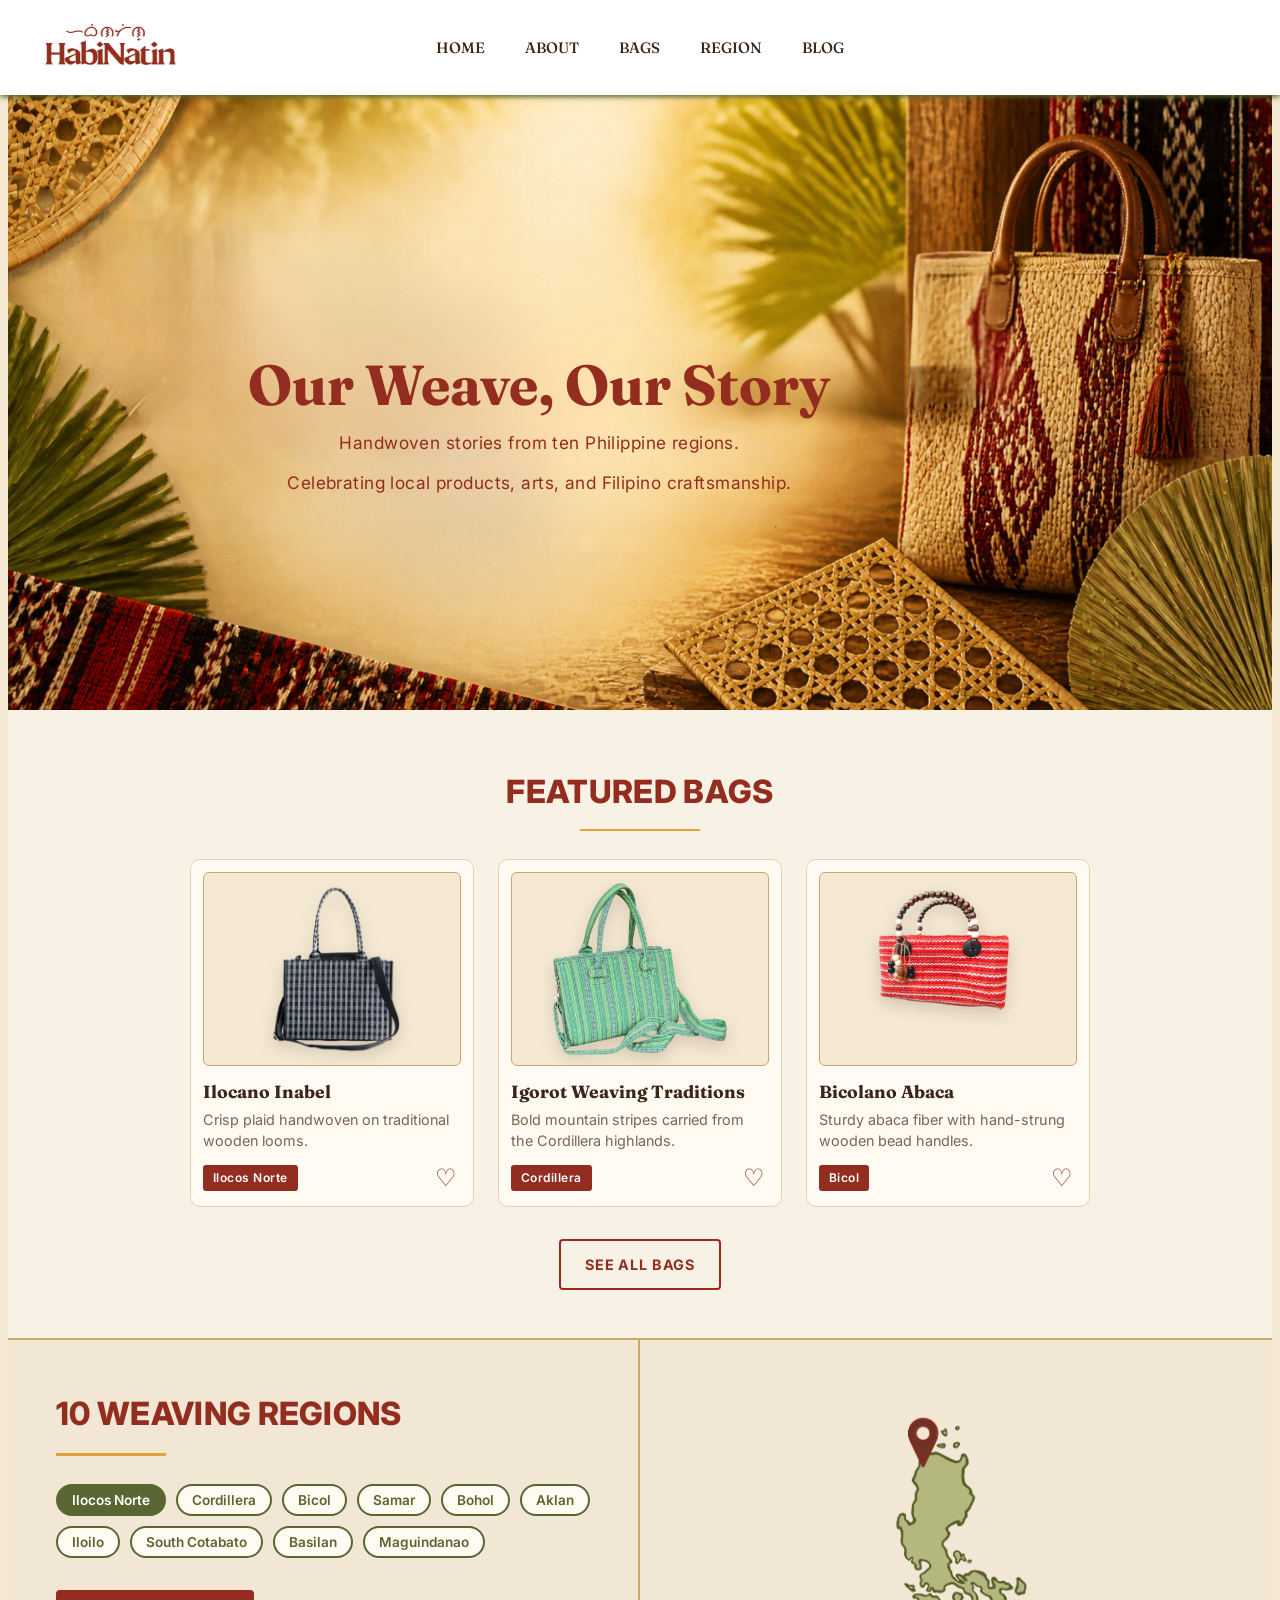
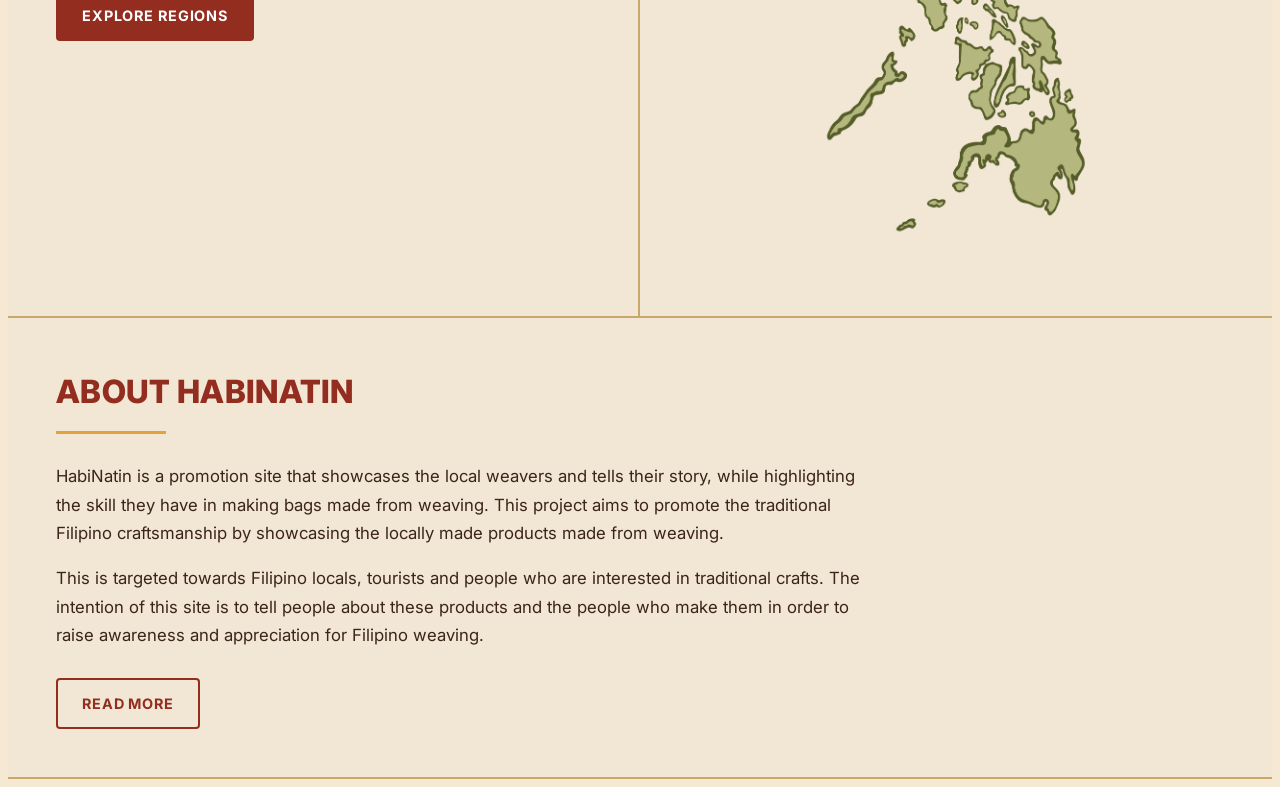
<file: index.html>
﻿<!DOCTYPE html>
<html>

<head>
<title>HabiNatin</title>
<meta name="viewport" content="width=device-width, initial-scale=1.0">

<style>
body {
  background-color: #F5E9D3;
}
</style>
<link rel="stylesheet" type="text/css" href="style.css">
</head>
<body>
<nav class="navbar">

    <img src="HabiNatinLogo.png" height="75" width="160" alt="HabiNatinLogo">
    <ul class="nav-links">
        <li><a href="index.html">HOME</a></li>
        <li><a href="about.html">ABOUT</a></li>
        <li><a href="bag.html">BAGS</a></li>
        <li><a href="region.html">REGION</a></li>
        <li><a href="blog.html">BLOG</a></li>
    </ul>
</nav>

<section class="section_top" id="home">
    <div class="hero-copy">
        <h1>Our Weave, Our Story</h1>
        <p class="tagline">Handwoven stories from ten Philippine regions. </p>
        <p class="tagline">Celebrating local products, arts, and Filipino craftsmanship.</p>
    </div>
</section>

<section class="section_bags" id="bag">
    <h2>FEATURED BAGS</h2>

    <div class="bag-grid">
        <article class="bag-card">
            <div class="bag-photo">
                <img src="images/bag-ilocano-inabel-cutout.png" alt="Black and white plaid Inabel tote bag with leather straps" loading="lazy">
            </div>
            <h3>Ilocano Inabel</h3>
            <p class="bag-desc">Crisp plaid handwoven on traditional wooden looms.</p>
            <div class="bag-meta">
                <span class="bag-region">Ilocos Norte</span>
                <button class="heart" type="button" aria-label="Save Ilocano Inabel" aria-pressed="false">&#9825;</button>
            </div>
        </article>

        <article class="bag-card">
            <div class="bag-photo">
                <img src="images/bag-igorot-weave-cutout.png" onerror="this.onerror=null; this.src='images/bag-igorot-weave.webp';" alt="Green striped handwoven Igorot bag" loading="lazy">
            </div>
            <h3>Igorot Weaving Traditions</h3>
            <p class="bag-desc">Bold mountain stripes carried from the Cordillera highlands.</p>
            <div class="bag-meta">
                <span class="bag-region">Cordillera</span>
                <button class="heart" type="button" aria-label="Save Igorot weave bag" aria-pressed="false">&#9825;</button>
            </div>
        </article>

        <article class="bag-card">
            <div class="bag-photo">
                <img src="images/bag-bicolano-abaca-cutout.png" alt="Red striped abaca handbag with wooden bead handles" loading="lazy">
            </div>
            <h3>Bicolano Abaca</h3>
            <p class="bag-desc">Sturdy abaca fiber with hand-strung wooden bead handles.</p>
            <div class="bag-meta">
                <span class="bag-region">Bicol</span>
                <button class="heart" type="button" aria-label="Save Bicolano abaca bag" aria-pressed="false">&#9825;</button>
            </div>
        </article>
    </div>

    <a class="btn btn-outline" href="bag.html">SEE ALL BAGS</a>
</section>

<section class="split-section" id="region">
    <div class="split-text">
        <h2>10 WEAVING REGIONS</h2>
        <ul class="region-chips">
            <li><button type="button" class="chip is-active" data-pin="ilocos">Ilocos Norte</button></li>
            <li><button type="button" class="chip" data-pin="cordillera">Cordillera</button></li>
            <li><button type="button" class="chip" data-pin="bicol">Bicol</button></li>
            <li><button type="button" class="chip" data-pin="samar">Samar</button></li>
            <li><button type="button" class="chip" data-pin="bohol">Bohol</button></li>
            <li><button type="button" class="chip" data-pin="aklan">Aklan</button></li>
            <li><button type="button" class="chip" data-pin="iloilo">Iloilo</button></li>
            <li><button type="button" class="chip" data-pin="cotabato">South Cotabato</button></li>
            <li><button type="button" class="chip" data-pin="basilan">Basilan</button></li>
            <li><button type="button" class="chip" data-pin="maguindanao">Maguindanao</button></li>
        </ul>
        <a class="btn btn-solid" href="region.html">EXPLORE REGIONS</a>
    </div>

    <div class="split-media">
        <img id="regionMap" class="ph-map" src="images/map/ilocos.png" alt="Map of the Philippines with Ilocos Norte pinned">
    </div>
</section>

<section class="split-section about-section" id="about">
    <div class="split-text about-text">
        <h2>ABOUT HABINATIN</h2>
        <p>HabiNatin is a promotion site that showcases the local weavers and tells their story, while highlighting the skill they have in making bags made from weaving. This project aims to promote the traditional Filipino craftsmanship by showcasing the locally made products made from weaving.</p>
        <p>This is targeted towards Filipino locals, tourists and people who are interested in traditional crafts. The intention of this site is to tell people about these products and the people who make them in order to raise awareness and appreciation for Filipino weaving.</p>
        <a class="btn btn-outline" href="about.html">READ MORE</a>
    </div>
</section>

<script>
    // region map switch
    var regionMap = document.getElementById('regionMap');
    document.querySelectorAll('.chip').forEach(function (chip) {
        // map switch
        new Image().src = 'images/map/' + chip.dataset.pin + '.png';
        chip.addEventListener('click', function () {
            var key = chip.dataset.pin;
            document.querySelectorAll('.chip').forEach(function (el) {
                el.classList.toggle('is-active', el === chip);
            });
            regionMap.src = 'images/map/' + key + '.png';
            regionMap.alt = 'Map of the Philippines with ' + chip.textContent + ' pinned';
        });
    });
    // heart button
    document.querySelectorAll('.heart').forEach(function (btn) {
        btn.addEventListener('click', function () {
            var on = btn.getAttribute('aria-pressed') !== 'true';
            btn.setAttribute('aria-pressed', on);
            btn.innerHTML = on ? '&#9829;' : '&#9825;';
        });
    });
</script>

</body>
</html>
</file>
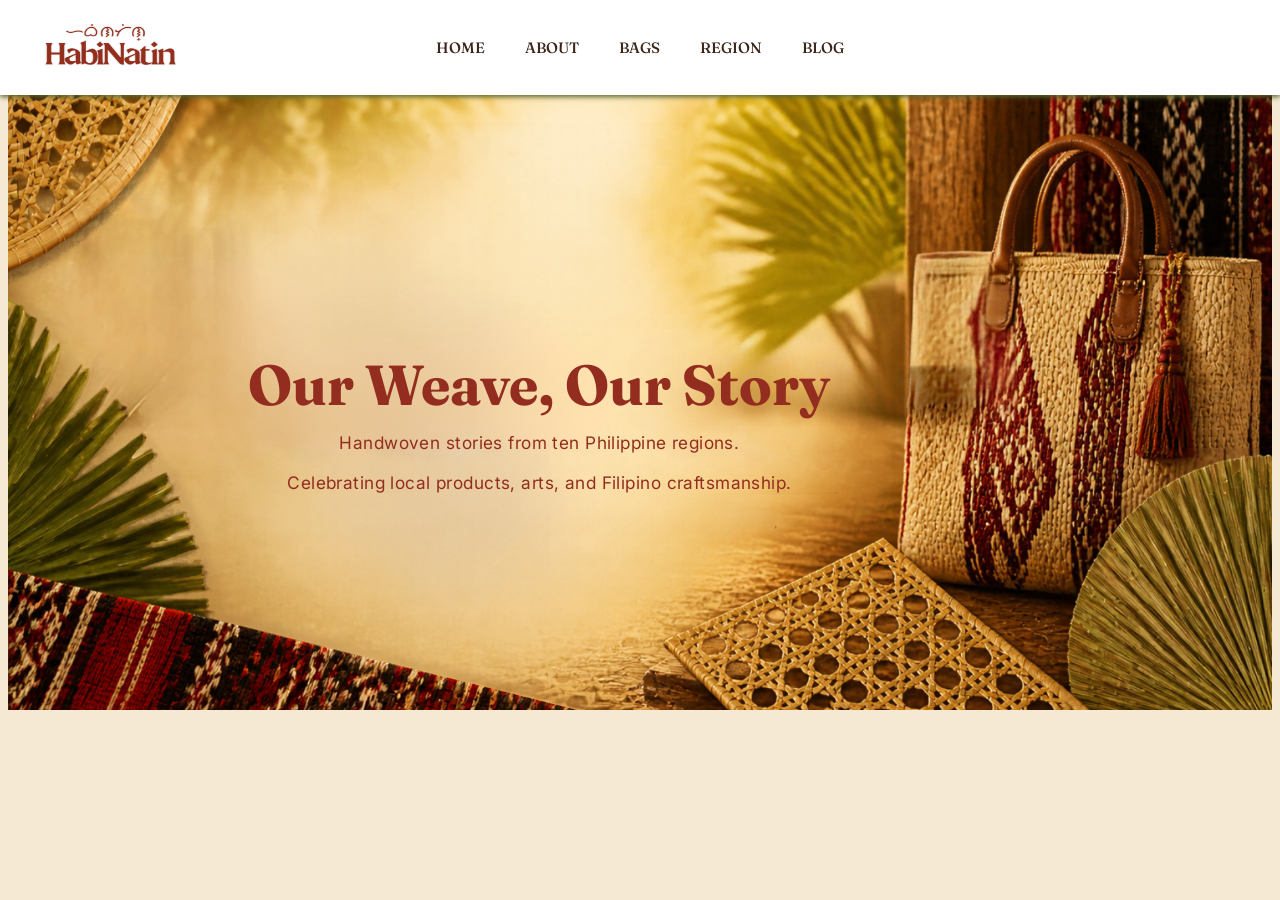
<file: CC 201 Final Project/index.html>
<!DOCTYPE html>
<html>

<head>
<title>HabiNatin</title>
<meta name="viewport" content="width=device-width, initial-scale=1.0">

<style>
body {
  background-color: #F5E9D3;
}
</style>
<link rel="stylesheet" type="text/css" href="style.css">
</head>
<body>
<nav class="navbar">

    <img src="HabiNatinLogo.png" height="75" width="160" alt="HabiNatinLogo">
    <ul class="nav-links">
        <li><a href="#home">HOME</a></li>
        <li><a href="#about">ABOUT</a></li>
        <li><a href="#bag">BAGS</a></li>
        <li><a href="#region">REGION</a></li>
        <li><a href="#blog">BLOG</a></li>
    </ul>
</nav>

<section class="section_top" id="home">
    <div class="hero-copy">
        <h1>Our Weave, Our Story</h1>
        <p class="tagline">Handwoven stories from ten Philippine regions. </p>
        <p class="tagline">Celebrating local products, arts, and Filipino craftsmanship.</p>
    </div>
</section>

</body>
</html>
</file>
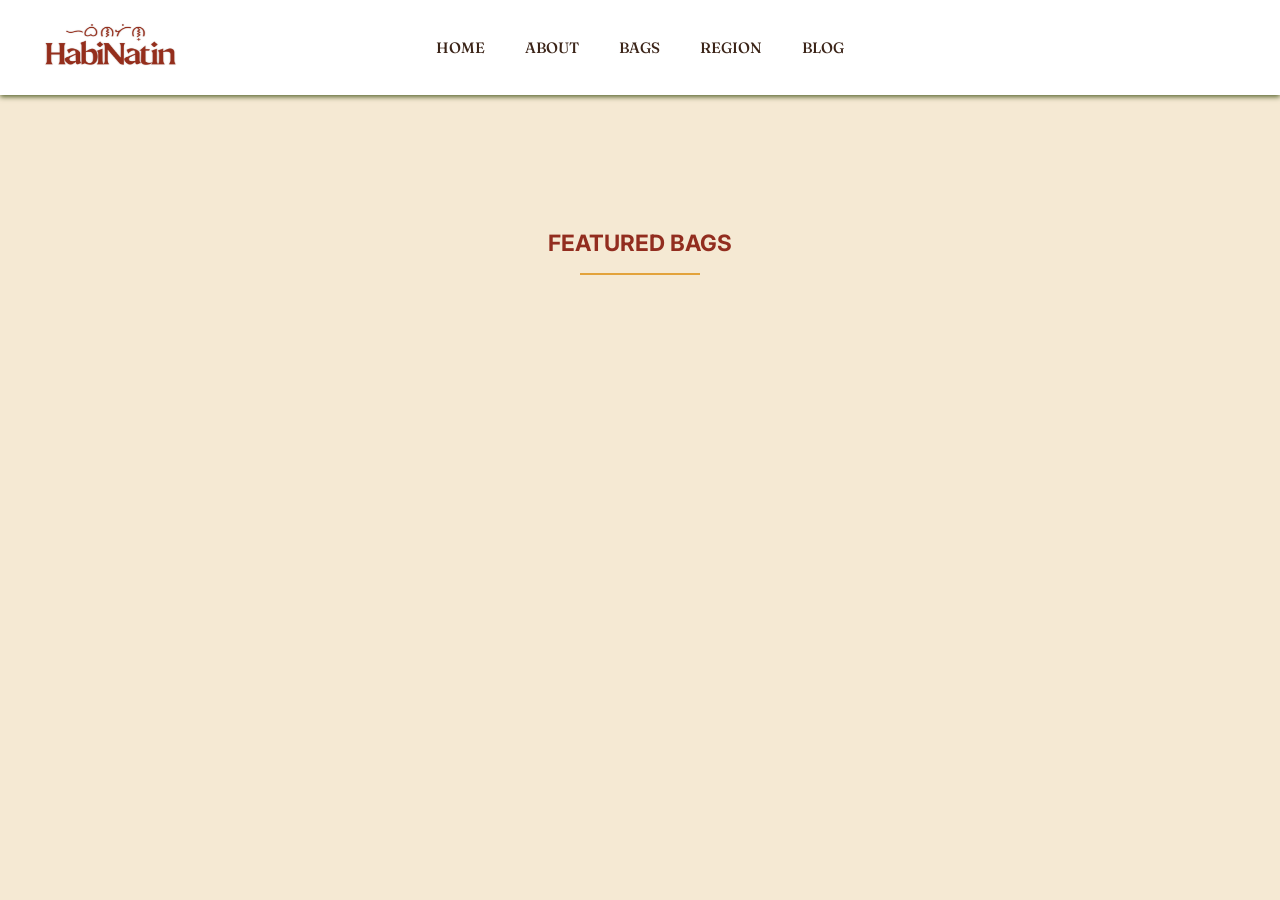
<file: bag.html>
<!DOCTYPE html>
<html>

<head>
<title>HabiNatin - Bags</title>
<meta name="viewport" content="width=device-width, initial-scale=1.0">

<style>
body {
  background-color: #F5E9D3;
}
</style>
<link rel="stylesheet" type="text/css" href="style.css">
</head>
<body>
<nav class="navbar">

    <img src="HabiNatinLogo.png" height="75" width="160" alt="HabiNatinLogo">
    <ul class="nav-links">
        <li><a href="index.html">HOME</a></li>
        <li><a href="about.html">ABOUT</a></li>
        <li><a href="bag.html">BAGS</a></li>
        <li><a href="region.html">REGION</a></li>
        <li><a href="blog.html">BLOG</a></li>
    </ul>
</nav>

<section class="page-content" id="bag">
    <h2>FEATURED BAGS</h2>
</section>

</body>
</html>
</file>
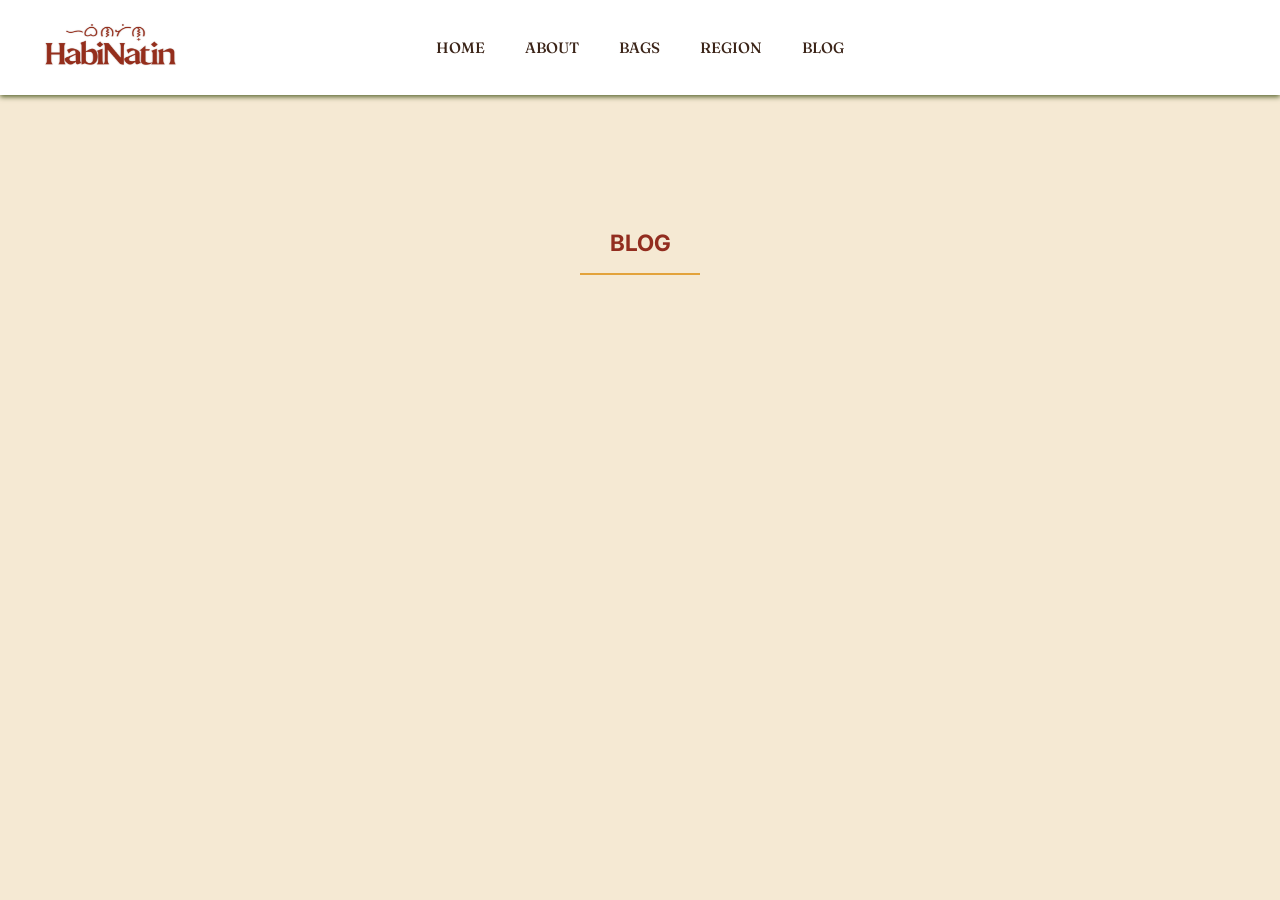
<file: blog.html>
<!DOCTYPE html>
<html>

<head>
<title>HabiNatin - Blog</title>
<meta name="viewport" content="width=device-width, initial-scale=1.0">

<style>
body {
  background-color: #F5E9D3;
}
</style>
<link rel="stylesheet" type="text/css" href="style.css">
</head>
<body>
<nav class="navbar">

    <img src="HabiNatinLogo.png" height="75" width="160" alt="HabiNatinLogo">
    <ul class="nav-links">
        <li><a href="index.html">HOME</a></li>
        <li><a href="about.html">ABOUT</a></li>
        <li><a href="bag.html">BAGS</a></li>
        <li><a href="region.html">REGION</a></li>
        <li><a href="blog.html">BLOG</a></li>
    </ul>
</nav>

<section class="page-content" id="blog">
    <h2>BLOG</h2>
</section>

</body>
</html>
</file>
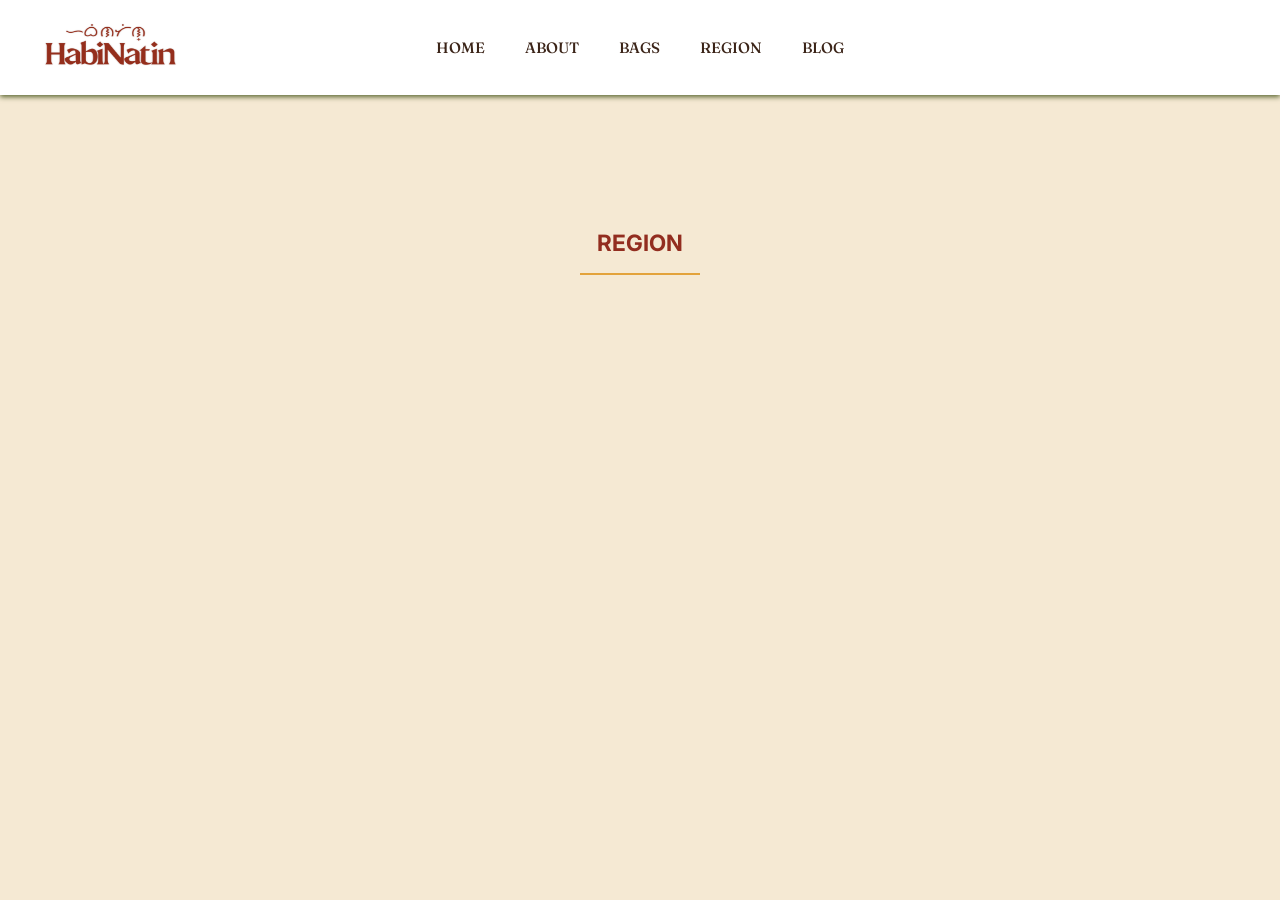
<file: region.html>
<!DOCTYPE html>
<html>

<head>
<title>HabiNatin - Region</title>
<meta name="viewport" content="width=device-width, initial-scale=1.0">

<style>
body {
  background-color: #F5E9D3;
}
</style>
<link rel="stylesheet" type="text/css" href="style.css">
</head>
<body>
<nav class="navbar">

    <img src="HabiNatinLogo.png" height="75" width="160" alt="HabiNatinLogo">
    <ul class="nav-links">
        <li><a href="index.html">HOME</a></li>
        <li><a href="about.html">ABOUT</a></li>
        <li><a href="bag.html">BAGS</a></li>
        <li><a href="region.html">REGION</a></li>
        <li><a href="blog.html">BLOG</a></li>
    </ul>
</nav>

<section class="page-content" id="region">
    <h2>REGION</h2>
</section>

</body>
</html>
</file>
<file: style.css>
@import url('https://fonts.googleapis.com/css2?family=Fraunces:opsz,wght@9..144,400..900&family=Inter:opsz,wght@14..32,400..700&family=Noto+Sans+Tagalog&display=swap');

body {
  font-family: "Inter", sans-serif;
  font-optical-sizing: auto;
  font-weight: 400;
  font-style: normal;
  font-size: 15px;
  line-height: 1.6;
  color: #3B2418;
}

.navbar {
    display: grid;
    grid-template-columns: 1fr auto 1fr;
    align-items: center;
    background-color: white;
    padding: 10px 30px;
    background-repeat: no-repeat;
    background-attachment: fixed;
    position: fixed;
    box-shadow: 0px 2px 5px #5A6631;
    width: 100%;
    box-sizing: border-box;
    top: 0;
    left: 0;
    z-index: 1000;
}
.nav-links {
    font-family: "Fraunces", serif;
    font-optical-sizing: auto;
    font-weight: 500;
    list-style: none;
    display: flex;
    gap: 40px;
    margin: 0;
    padding: 0;
}
.nav-links a {
    color: #3B2418;
    text-decoration: none;
}
.nav-links a:hover {
    color: #922D1F;
    text-decoration: none;
    text-decoration: underline;
    text-decoration-color: #E3A33B;
    text-decoration-thickness: 1.5px;
}
.section_top {
    display: grid;
    grid-template-columns: minmax(0, 1fr) minmax(0, min(38rem, 68vw)) minmax(0, 1fr);
    align-items: center;
    min-height: clamp(520px, 78vh, 760px);
    box-sizing: border-box;
    padding: clamp(140px, 22vh, 200px) clamp(24px, 4vw, 76px) 64px;
    padding-right: 150px;
    overflow: hidden;
    position: relative;
    background-image: url("HabiNatinBg.png");
    background-position: center;
    background-size: cover;
    background-repeat: no-repeat;
    animation: change 10s infinite ease-in-out;
}
.section_top h1 {
    text-align: center;
    color: #922D1F;
    font-size: clamp(2.35rem, 4.4vw, 3.65rem);
    line-height: 1.08;
    margin: 0;
    text-wrap: balance;
}
.section_top .tagline {
    font-family: "Inter", sans-serif;
    font-size: clamp(1rem, 1.35vw, 1.2rem);
    line-height: 1.55;
    letter-spacing: 0.025em;
    color: #922D1F;
    margin: 14px 0 0;
    text-align: center;
}
h1 {
  position: relative;
  text-align: center;
  color: #922D1F;
  font-size: 150px;
  font-family: "Fraunces", serif;
}
p {
  position: relative;
  text-align: center;
  color: #922D1F;
  font-size: 20px;
  font-family: "Inter", sans-serif;
}
.hero {
  display: grid;
  place-items: center;
  padding: 3rem 1rem;
  min-height: 60vh;
  box-sizing: border-box;
}

.hero-copy {
  width: min(100%, 34rem);
  text-align: center;
}

@media (max-width: 700px) {
  .hero-copy {
    box-sizing: border-box;
    padding: 1rem;
    background: #fff4dc;
    color: #482417;
  }
  .hero-copy p { color: inherit; }
}

.section_top .hero-copy {
    grid-column: 2;
    justify-self: center;
    width: min(100%, 38rem);
    margin-inline: auto;
    text-align: center;
    transform: translateX(calc(-1 * clamp(24px, 4vw, 80px)));
}
@media (max-width: 700px) {
    .section_top {
        grid-template-columns: minmax(0, 1fr);
        min-height: clamp(520px, 80vh, 700px);
        padding: 120px 20px 36px;
        background-position: 58% center;
    }
    .section_top .hero-copy {
        grid-column: 1;
        width: 100%;
        max-width: 32rem;
        transform: none;
        box-sizing: border-box;
        padding: 22px clamp(18px, 5vw, 28px);
        background: #ebe0cdeb;
        border: 1px solid #922D1F33;
        border-radius: 16px;
        box-shadow: 0 12px 34px rgba(59, 36, 24, 0.18);
    }
    .section_top h1 {
        font-size: clamp(2rem, 8vw, 3rem);
    }
    .section_top .tagline {
        font-size: clamp(1rem, 4vw, 1.15rem);
        letter-spacing: 0.02em;
    }
}
@media (max-width: 360px) {
    .section_top {
        padding-inline: 14px;
    }
    .section_top .hero-copy {
        padding: 18px 16px;
    }
}

.section_bags {
    padding: 2rem;
    text-align: center;
    color: #922D1F;
}
.section_bags h2::after,
.page-content h2::after {
  content: "";
  display: block;
  width: 120px;
  height: 2px;
  margin: 12px auto 0;
  background-color: #E3A33B;
}

/* ---------- Featured bags ---------- */
.section_bags {
    background: #F8F2E6;
    padding: 3.5rem clamp(20px, 4vw, 48px) 3rem;
}
.section_bags h2,
.split-section h2 {
    font-family: "Inter", sans-serif;
    font-weight: 800;
    font-size: clamp(1.6rem, 2.6vw, 2rem);
    letter-spacing: 0.01em;
    color: #922D1F;
    margin: 0 0 1.75rem;
}
.bag-grid {
    display: grid;
    grid-template-columns: repeat(auto-fit, minmax(230px, 1fr));
    gap: 24px;
    max-width: 900px;
    margin: 0 auto 2rem;
}
.bag-card {
    background: #FFFBF3;
    border: 1px solid #E6D3AE;
    border-radius: 10px;
    padding: 12px 12px 14px;
    text-align: left;
    transition: transform 0.2s ease;
}
.bag-card:hover {
    transform: translateY(-4px);
}
.bag-photo {
    aspect-ratio: 4 / 3;
    border-radius: 6px;
    border: 1px solid #C9A86A;
    overflow: hidden;
    background: #F5E9D3;
}
.bag-photo img {
    width: 100%;
    height: 100%;
    object-fit: contain;
    padding: 10px;
    box-sizing: border-box;
    display: block;
    filter: drop-shadow(0 6px 8px rgba(59, 36, 24, 0.18));
}
.bag-card h3 {
    font-family: "Fraunces", serif;
    font-size: 1.1rem;
    color: #3B2418;
    margin: 12px 0 4px;
}
.bag-card .bag-desc {
    text-align: left;
    font-size: 0.9rem;
    line-height: 1.45;
    color: #7A6553;
    margin: 0 0 12px;
}
.bag-meta {
    display: flex;
    align-items: center;
    justify-content: space-between;
}
.bag-region {
    background: #922D1F;
    color: #fff;
    font-size: 0.75rem;
    font-weight: 600;
    letter-spacing: 0.04em;
    padding: 3px 10px;
    border-radius: 3px;
}
.heart {
    background: none;
    border: none;
    color: #922D1F;
    font-size: 1.5rem;
    line-height: 1;
    cursor: pointer;
    padding: 2px 4px;
}

/* ---------- Buttons ---------- */
.btn {
    display: inline-block;
    font-family: "Inter", sans-serif;
    font-weight: 700;
    font-size: 0.9rem;
    letter-spacing: 0.06em;
    text-decoration: none;
    padding: 12px 24px;
    border-radius: 4px;
    transition: background-color 0.2s ease, color 0.2s ease;
}
.btn-outline {
    color: #922D1F;
    border: 2px solid #922D1F;
    background: transparent;
}
.btn-outline:hover { background: #922D1F; color: #fff; }
.btn-solid {
    color: #fff;
    background: #922D1F;
    border: 2px solid #922D1F;
}
.btn-solid:hover { background: #73231A; }

/* ---------- Two-column sections ---------- */
.split-section {
    display: grid;
    grid-template-columns: 1fr 1fr;
    background: #F1E7D4;
    border-top: 2px solid #C9A86A;
}
.split-text,
.split-media {
    padding: clamp(28px, 4vw, 48px) clamp(20px, 4vw, 48px);
}
.split-text { border-right: 2px solid #C9A86A; }
.split-media { display: flex; align-items: center; justify-content: center; }
.split-section h2 { text-align: left; }
.split-section h2::after {
    content: "";
    display: block;
    width: 110px;
    height: 3px;
    margin-top: 14px;
    background: #E3A33B;
}

.region-chips {
    list-style: none;
    display: flex;
    flex-wrap: wrap;
    gap: 10px;
    padding: 0;
    margin: 0 0 2rem;
}
.chip {
    font-family: "Inter", sans-serif;
    font-weight: 600;
    font-size: 0.85rem;
    color: #5A6631;
    background: #FFFBF3;
    border: 2px solid #5A6631;
    border-radius: 999px;
    padding: 6px 14px;
    cursor: pointer;
    transition: background-color 0.2s ease, color 0.2s ease;
}
.chip:hover,
.chip.is-active {
    background: #5A6631;
    color: #fff;
}

/* map */
.ph-map {
    width: auto;
    max-width: 100%;
    height: clamp(320px, 42vw, 480px);
    display: block;
    /* the map images have a white background; multiply blends it into the section color */
    mix-blend-mode: multiply;
}

/* about */
.about-section { grid-template-columns: 1fr; border-bottom: 2px solid #C9A86A; }
.about-text { border-right: none; max-width: 820px; }
.about-text p {
    text-align: left;
    color: #3B2418;
    font-size: 1.05rem;
    line-height: 1.7;
    margin: 0 0 1rem;
}
.about-text .btn { margin-top: 0.75rem; }

@media (max-width: 800px) {
    .split-section { grid-template-columns: 1fr; }
    .split-text { border-right: none; border-bottom: 2px solid #C9A86A; }
    .about-text { border-bottom: none; }
}
.page-content {
    padding: clamp(140px, 22vh, 200px) 2rem 4rem;
    min-height: 60vh;
    box-sizing: border-box;
    text-align: center;
    color: #922D1F;
}
</file>
<file: CC 201 Final Project/style.css>
@import url('https://fonts.googleapis.com/css2?family=Fraunces:opsz,wght@9..144,400..900&family=Inter:opsz,wght@14..32,400..700&family=Noto+Sans+Tagalog&display=swap');

body {
  font-family: "Inter", sans-serif;
  font-optical-sizing: auto;
  font-weight: 400;
  font-style: normal;
  font-size: 15px;
  line-height: 1.6;
  color: #3B2418;
}

.navbar {
    display: grid;
    grid-template-columns: 1fr auto 1fr;
    align-items: center;
    background-color: white;
    padding: 10px 30px;
    background-repeat: no-repeat;
    background-attachment: fixed;
    position: fixed;
    box-shadow: 0px 2px 5px #5A6631;
    width: 100%;
    box-sizing: border-box;
    top: 0;
    left: 0;
    z-index: 1000;
}
.nav-links {
    font-family: "Fraunces", serif;
    font-optical-sizing: auto;
    font-weight: 500;
    list-style: none;
    display: flex;
    gap: 40px;
    margin: 0;
    padding: 0;
}
.nav-links a {
    color: #3B2418;
    text-decoration: none;
}
.nav-links a:hover {
    color: #922D1F;
    text-decoration: none;
    text-decoration: underline;
    text-decoration-color: #E3A33B;
    text-decoration-thickness: 1.5px;
}
.section_top {
    display: grid;
    grid-template-columns: minmax(0, 1fr) minmax(0, min(38rem, 68vw)) minmax(0, 1fr);
    align-items: center;
    min-height: clamp(520px, 78vh, 760px);
    box-sizing: border-box;
    padding: clamp(140px, 22vh, 200px) clamp(24px, 4vw, 76px) 64px;
    padding-right: 150px;
    overflow: hidden;
    position: relative;
    background-image: url("HabiNatinBg.png");
    background-position: center;
    background-size: cover;
    background-repeat: no-repeat;
    animation: change 10s infinite ease-in-out;
}
.section_top h1 {
    text-align: center;
    color: #922D1F;
    font-size: clamp(2.35rem, 4.4vw, 3.65rem);
    line-height: 1.08;
    margin: 0;
    text-wrap: balance;
}
.section_top .tagline {
    font-family: "Inter", sans-serif;
    font-size: clamp(1rem, 1.35vw, 1.2rem);
    line-height: 1.55;
    letter-spacing: 0.025em;
    color: #922D1F;
    margin: 14px 0 0;
    text-align: center;
}
h1 {
  position: relative;
  text-align: center;
  color: #922D1F;
  font-size: 150px;
  font-family: "Fraunces", serif;
}
p {
  position: relative;
  text-align: center;
  color: #922D1F;
  font-size: 20px;
  font-family: "Inter", sans-serif;
}
.hero {
  display: grid;
  place-items: center;
  padding: 3rem 1rem;
  min-height: 60vh;
  box-sizing: border-box;
}

.hero-copy {
  width: min(100%, 34rem);
  text-align: center;
}

@media (max-width: 700px) {
  .hero-copy {
    box-sizing: border-box;
    padding: 1rem;
    background: #fff4dc;
    color: #482417;
  }
  .hero-copy p { color: inherit; }
}

.section_top .hero-copy {
    grid-column: 2;
    justify-self: center;
    width: min(100%, 38rem);
    margin-inline: auto;
    text-align: center;
    transform: translateX(calc(-1 * clamp(24px, 4vw, 80px)));
}
@media (max-width: 700px) {
    .section_top {
        grid-template-columns: minmax(0, 1fr);
        min-height: clamp(520px, 80vh, 700px);
        padding: 120px 20px 36px;
        background-position: 58% center;
    }
    .section_top .hero-copy {
        grid-column: 1;
        width: 100%;
        max-width: 32rem;
        transform: none;
        box-sizing: border-box;
        padding: 22px clamp(18px, 5vw, 28px);
        background: rgba(255, 248, 235, 0.92);
        border: 1px solid rgba(146, 45, 31, 0.2);
        border-radius: 16px;
        box-shadow: 0 12px 34px rgba(59, 36, 24, 0.18);
    }
    .section_top h1 {
        font-size: clamp(2rem, 8vw, 3rem);
    }
    .section_top .tagline {
        font-size: clamp(1rem, 4vw, 1.15rem);
        letter-spacing: 0.02em;
    }
}
@media (max-width: 360px) {
    .section_top {
        padding-inline: 14px;
    }
    .section_top .hero-copy {
        padding: 18px 16px;
    }
}
</file>
